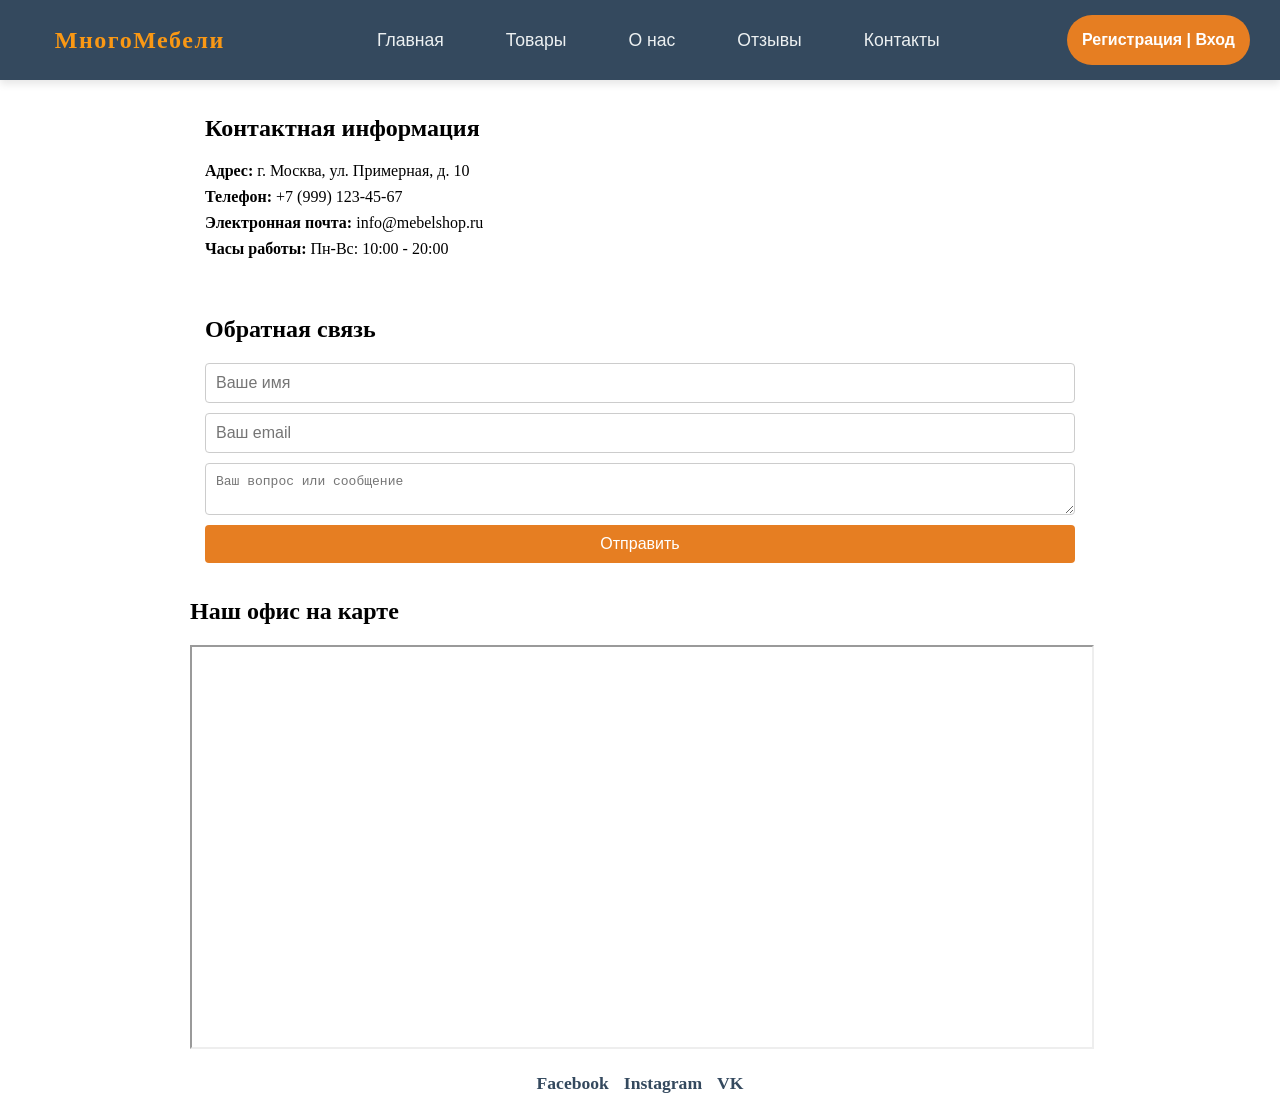
<file: contact.html>
<!DOCTYPE html>
<html lang="ru">
<head>
<meta charset="UTF-8" />
<meta name="viewport" content="width=device-width, initial-scale=1.0" />
<link rel="stylesheet" href="css/contact.css" />
<title>Товары(Мебель)</title>
</head>
<body>
    <div class="pol">
        <div class="logo">
            <span>МногоМебели</span>
        </div>
        <div class="menu">
            <a href="index.html">Главная</a>
            <a href="tovar.html">Товары</a>
            <a href="onac.html">О нас</a>
            <a href="otziv.html">Отзывы</a>
            <a href="contact.html">Контакты</a>
        </div>
        <div class="reg">
           <a href="reg.html">Регистрация | Вход</a>
        </div>
    </div>
  
  <div class="container">

    <section class="contacts">
      <h2>Контактная информация</h2>
      <p><strong>Адрес:</strong> г. Москва, ул. Примерная, д. 10</p>
      <p><strong>Телефон:</strong> +7 (999) 123-45-67</p>
      <p><strong>Электронная почта:</strong> info@mebelshop.ru</p>
      <p><strong>Часы работы:</strong> Пн-Вс: 10:00 - 20:00</p>
    </section>

    <section class="feedback">
      <h2>Обратная связь</h2>
      <form action="#" method="post" name="feedbackForm">
        <input type="text" name="name" placeholder="Ваше имя" required />
        <input type="email" name="email" placeholder="Ваш email" required />
        <textarea name="message" placeholder="Ваш вопрос или сообщение" required></textarea>
        <button type="submit">Отправить</button>
      </form>
    </section>

    <section class="map">
  <h2>Наш офис на карте</h2>
  <iframe
    src="https://www.google.com/maps?q=г.+Москва,+ул.+Примерная,+д.+10&output=embed"
    width="100%"
    height="400"
    allowfullscreen=""
    loading="lazy"
    referrerpolicy="no-referrer-when-downgrade">
  </iframe>  
</section>
  
    <section class="social">
      <a href="https://facebook.com" target="_blank">Facebook</a>
      <a href="https://instagram.com" target="_blank">Instagram</a>
      <a href="https://vk.com" target="_blank">VK</a>
    </section>
  </div>
</body>
</html>
</file>
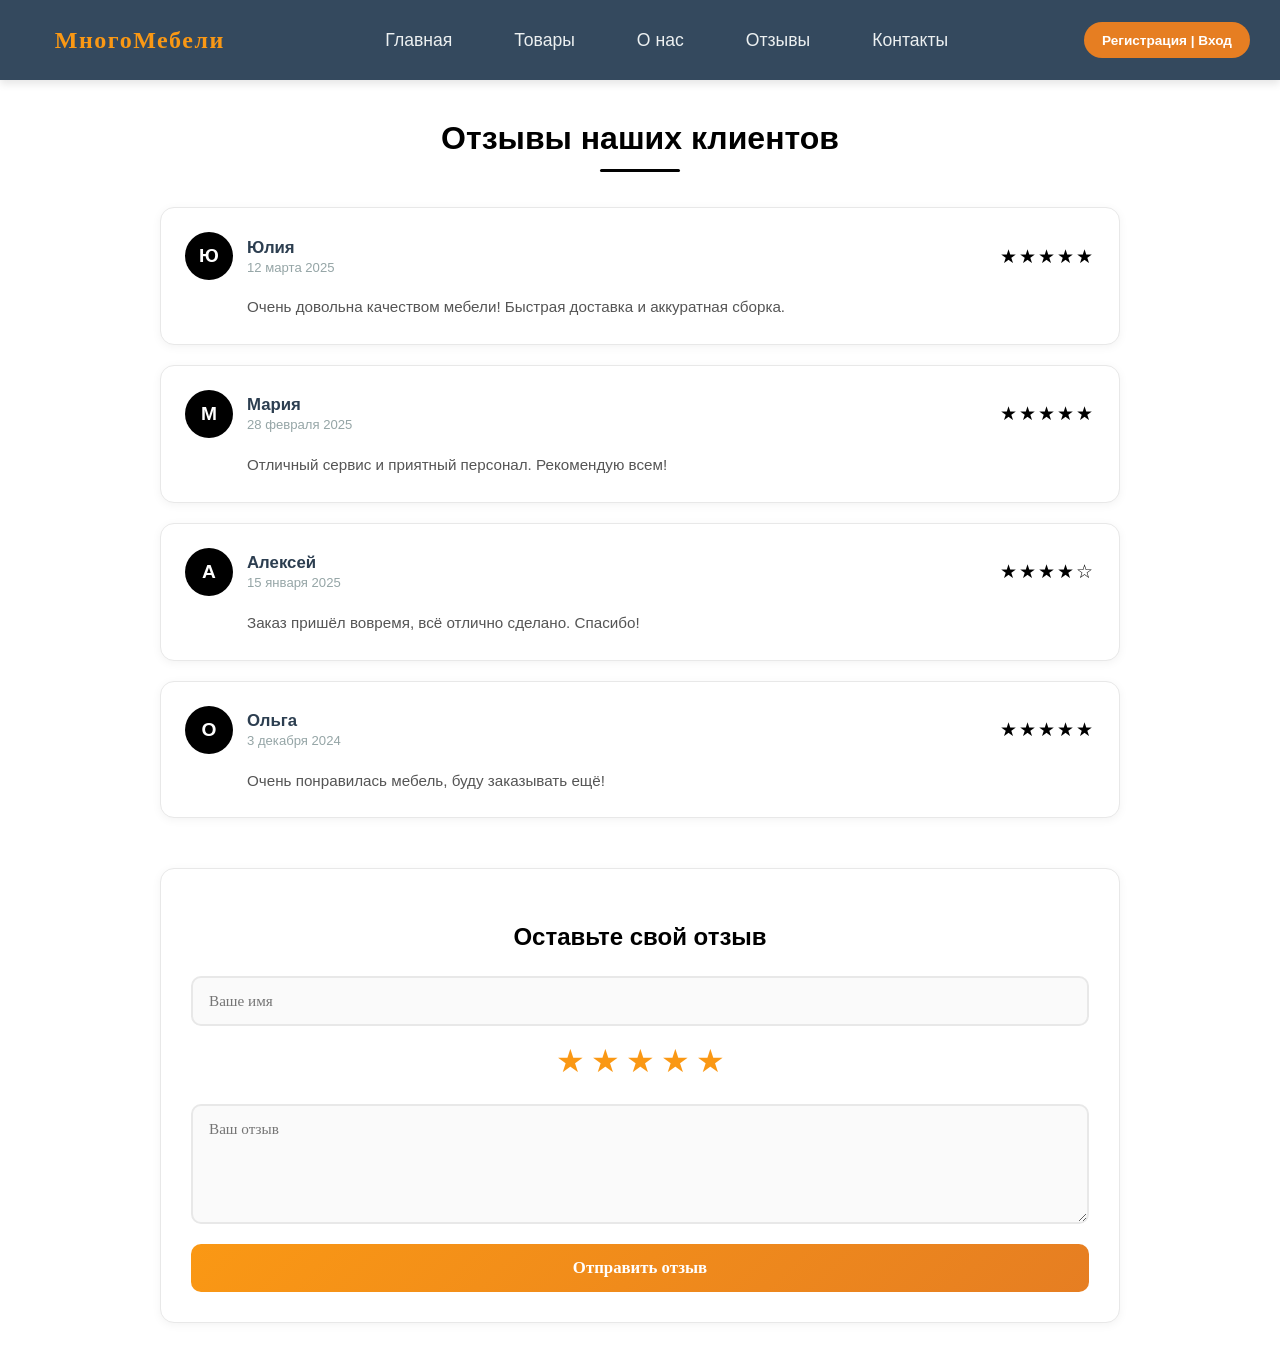
<file: otziv.html>
<!DOCTYPE html>
<html lang="ru">
<head>
<meta charset="UTF-8" />
<meta name="viewport" content="width=device-width, initial-scale=1.0" />
<link rel="stylesheet" href="css/otziv.css" />
<title>Отзывы</title>
</head>
<body>
    <div class="pol">
        <div class="logo">
            <span>МногоМебели</span>
        </div>
        <div class="menu">
            <a href="index.html">Главная</a>
            <a href="tovar.html">Товары</a>
            <a href="onac.html">О нас</a>
            <a href="otziv.html">Отзывы</a>
            <a href="contact.html">Контакты</a>
        </div>
        <div class="reg">
           <a href="reg.html">Регистрация | Вход</a>
        </div>
    </div>

    <section class="reviews-section">
        <h2>Отзывы наших клиентов</h2>

        <div class="reviews-container" id="reviews-container">
            <div class="review">
                <div class="review-header">
                    <div class="review-avatar">Ю</div>
                    <div class="review-info">
                        <span class="review-name">Юлия</span>
                        <span class="review-date">12 марта 2025</span>
                    </div>
                    <div class="review-rating">★★★★★</div>
                </div>
                <p class="review-text">Очень довольна качеством мебели! Быстрая доставка и аккуратная сборка.</p>
            </div>

            <div class="review">
                <div class="review-header">
                    <div class="review-avatar">М</div>
                    <div class="review-info">
                        <span class="review-name">Мария</span>
                        <span class="review-date">28 февраля 2025</span>
                    </div>
                    <div class="review-rating">★★★★★</div>
                </div>
                <p class="review-text">Отличный сервис и приятный персонал. Рекомендую всем!</p>
            </div>

            <div class="review">
                <div class="review-header">
                    <div class="review-avatar">А</div>
                    <div class="review-info">
                        <span class="review-name">Алексей</span>
                        <span class="review-date">15 января 2025</span>
                    </div>
                    <div class="review-rating">★★★★☆</div>
                </div>
                <p class="review-text">Заказ пришёл вовремя, всё отлично сделано. Спасибо!</p>
            </div>

            <div class="review">
                <div class="review-header">
                    <div class="review-avatar">О</div>
                    <div class="review-info">
                        <span class="review-name">Ольга</span>
                        <span class="review-date">3 декабря 2024</span>
                    </div>
                    <div class="review-rating">★★★★★</div>
                </div>
                <p class="review-text">Очень понравилась мебель, буду заказывать ещё!</p>
            </div>
        </div>

        <div class="add-review-form">
            <h3>Оставьте свой отзыв</h3>
            <form id="reviewForm">
                <div class="form-group">
                    <input type="text" id="name" placeholder="Ваше имя" required />
                </div>
                <div class="form-group">
                    <div class="rating-select" id="ratingSelect">
                        <span class="star" data-rating="1">★</span>
                        <span class="star" data-rating="2">★</span>
                        <span class="star" data-rating="3">★</span>
                        <span class="star" data-rating="4">★</span>
                        <span class="star" data-rating="5">★</span>
                    </div>
                    <input type="hidden" id="rating" value="5" />
                </div>
                <div class="form-group">
                    <textarea id="message" rows="4" placeholder="Ваш отзыв" required></textarea>
                </div>
                <button type="submit">Отправить отзыв</button>
            </form>
        </div>
    </section>
    <script src="js/otziv.js"></script>
</body>
</html>
</file>
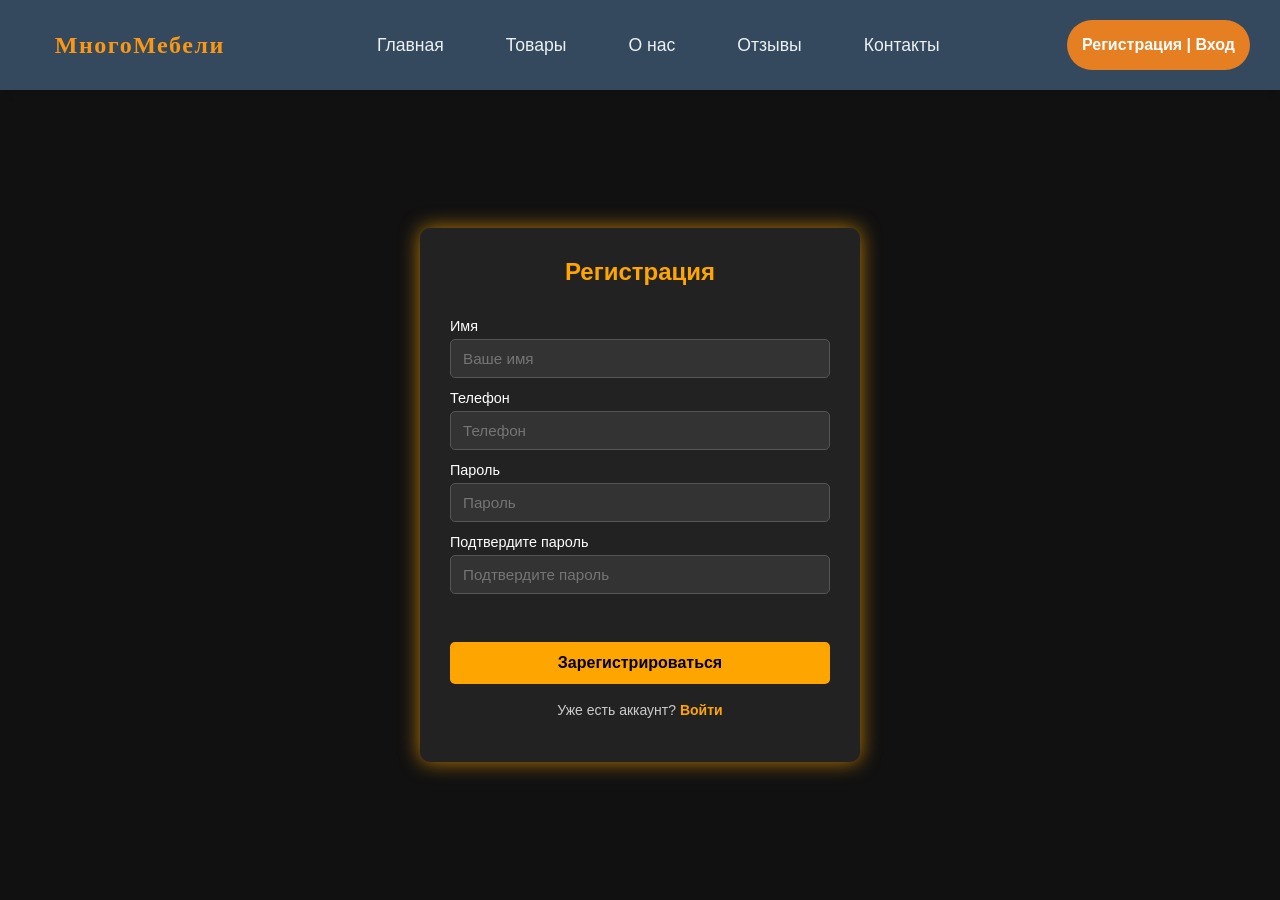
<file: reg.html>
<!DOCTYPE html>
<html lang="ru">
<head>
<meta charset="UTF-8" />
<meta name="viewport" content="width=device-width, initial-scale=1.0" />
<title>Регистрация и вход</title>
<link rel="stylesheet" href="css/reg.css" />
</head>
<body>
      <div class="pol">
        <div class="logo">
            <span>МногоМебели</span>
        </div>
        <div class="menu">
            <a href="index.html">Главная</a>
            <a href="tovar.html">Товары</a>
            <a href="onac.html">О нас</a>
            <a href="otziv.html">Отзывы</a>
            <a href="contact.html">Контакты</a>
            
        </div>
        <div class="reg">
           <a href="reg.html">Регистрация | Вход</a>
        </div>
    </div>

<div class="container">
  <div class="form-wrapper">
    <form id="registerForm" class="form active" novalidate>
      <h2>Регистрация</h2>
      <label>Имя</label>
      <input type="text" id="regName" placeholder="Ваше имя" />

      <label>Телефон</label>
      <input type="text" id="regPhone" placeholder="Телефон" />

      <label>Пароль</label>
      <input type="password" id="regPass" placeholder="Пароль" />

      <label>Подтвердите пароль</label>
      <input type="password" id="regConf" placeholder="Подтвердите пароль" />

      <div id="regErrors"></div>
      <button type="submit">Зарегистрироваться</button>
      <p class="toggle-link">Уже есть аккаунт? <a href="#" id="toLogin">Войти</a></p>
    </form>

    <form id="loginForm" class="form" novalidate>
      <h2>Вход</h2>
      <label>Имя</label>
      <input type="text" id="loginName" placeholder="Ваше имя" />

      <label>Телефон</label>
      <input type="text" id="regPhone" placeholder="Телефон" />

      <label>Пароль</label>
      <input type="password" id="loginPass" placeholder="Пароль" />

      <div id="loginErrors"></div>
      <button type="submit">Войти</button>
      <p class="toggle-link">Нет аккаунта? <a href="#" id="toRegister">Зарегистрироваться</a></p>
    </form>
  </div>
</div>

<script src="js/reg.js"></script>

</body>
</html>
</file>
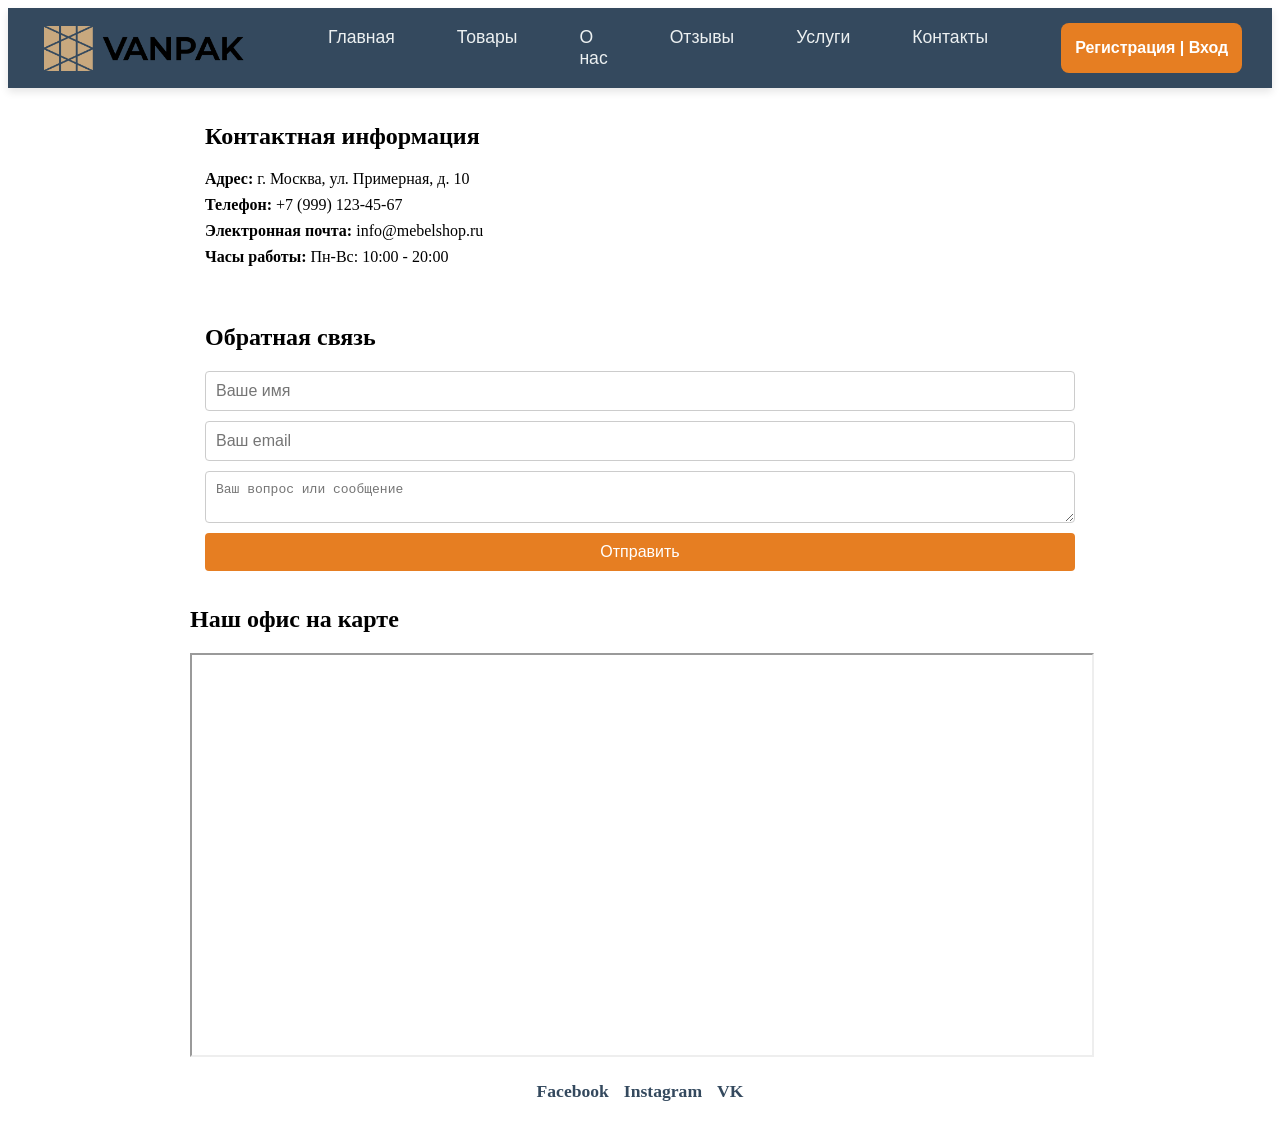
<file: tovarproject/contact.html>
<!DOCTYPE html>
<html lang="ru">
<head>
<meta charset="UTF-8" />
<meta name="viewport" content="width=device-width, initial-scale=1.0" />
<link rel="stylesheet" href="css/contact.css" />
<title>Контакты</title>
</head>
<body>
    <div class="pol">
        <div class="logo">
            <img src="img/opt-logo.png" alt="Логотип" />
        </div>
        <div class="menu">
            <a href="index.html">Главная</a>
            <a href="tovar.html">Товары</a>
            <a href="onac.html">О нас</a>
            <a href="otziv.html">Отзывы</a>
            <a href="uslug.html">Услуги</a>
            <a href="contact.html">Контакты</a>
        </div>  
        <div class="reg">
            Регистрация | Вход
        </div>
    </div>
  
  <div class="container">

    <section class="contacts">
      <h2>Контактная информация</h2>
      <p><strong>Адрес:</strong> г. Москва, ул. Примерная, д. 10</p>
      <p><strong>Телефон:</strong> +7 (999) 123-45-67</p>
      <p><strong>Электронная почта:</strong> info@mebelshop.ru</p>
      <p><strong>Часы работы:</strong> Пн-Вс: 10:00 - 20:00</p>
    </section>

    <section class="feedback">
      <h2>Обратная связь</h2>
      <form action="#" method="post" name="feedbackForm">
        <input type="text" name="name" placeholder="Ваше имя" required />
        <input type="email" name="email" placeholder="Ваш email" required />
        <textarea name="message" placeholder="Ваш вопрос или сообщение" required></textarea>
        <button type="submit">Отправить</button>
      </form>
    </section>

    <section class="map">
  <h2>Наш офис на карте</h2>
  <iframe
    src="https://www.google.com/maps?q=г.+Москва,+ул.+Примерная,+д.+10&output=embed"
    width="100%"
    height="400"
    allowfullscreen=""
    loading="lazy"
    referrerpolicy="no-referrer-when-downgrade">
  </iframe>  
</section>
  
    <section class="social">
      <a href="https://facebook.com" target="_blank">Facebook</a>
      <a href="https://instagram.com" target="_blank">Instagram</a>
      <a href="https://vk.com" target="_blank">VK</a>
    </section>
  </div>
</body>
</html>
</file>
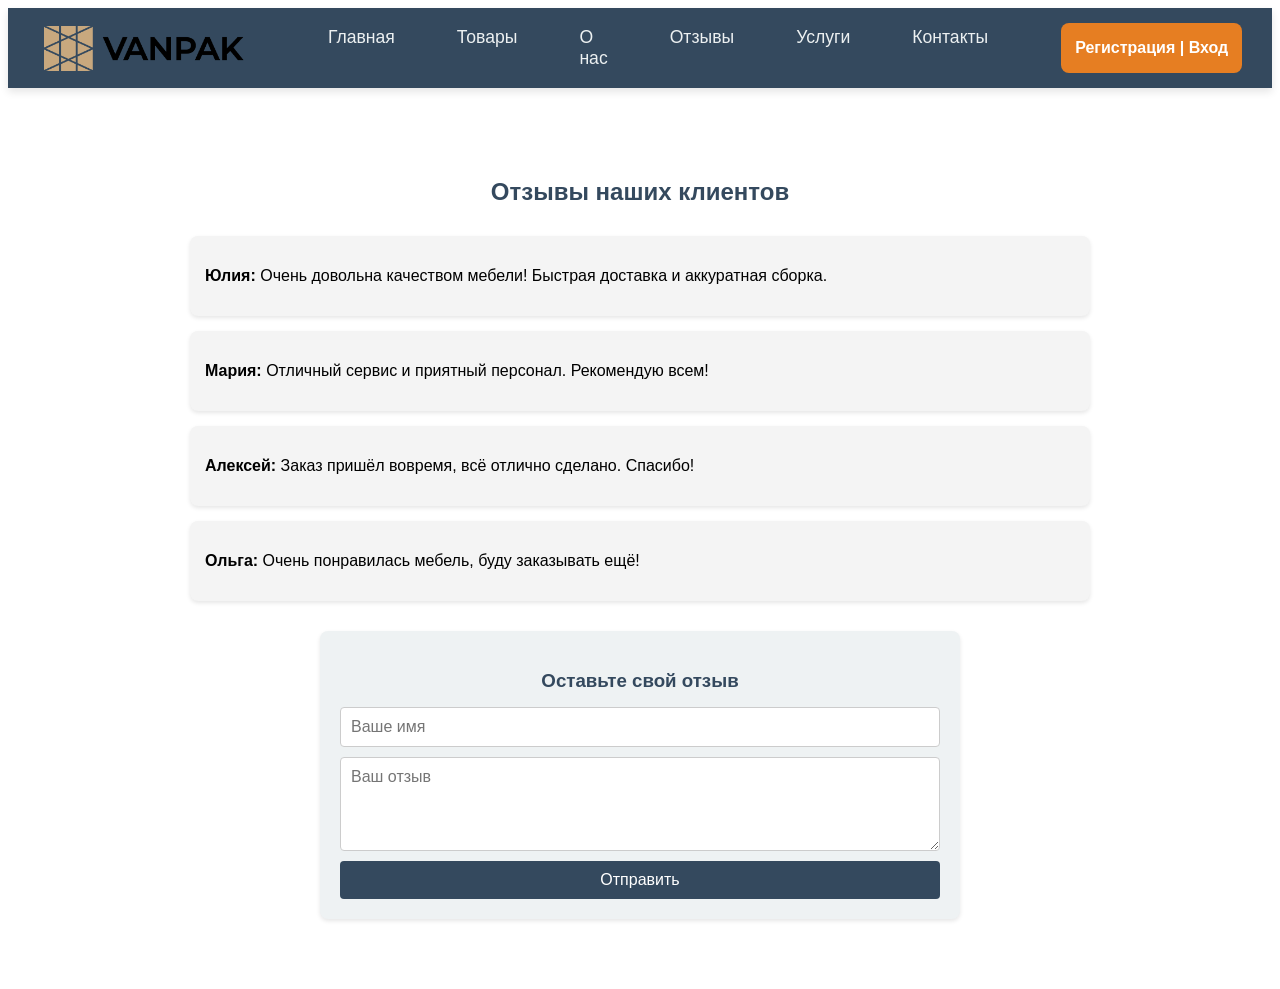
<file: tovarproject/otziv.html>
<!DOCTYPE html>
<html lang="ru">
<head>
<meta charset="UTF-8" />
<meta name="viewport" content="width=device-width, initial-scale=1.0" />
<link rel="stylesheet" href="css/otziv.css" />
<title>Отзывы</title>
</head>
<body>
    <div class="pol">
        <div class="logo">
            <img src="img/opt-logo.png" alt="Логотип" />
        </div>
        <div class="menu">
            <a href="file:///C:/tovarproject/index.html">Главная</a>
            <a href="file:///C:/tovarproject/tovar.html">Товары</a>
            <a href="file:///C:/tovarproject/onac.html">О нас</a>
            <a href="file:///C:/tovarproject/otziv.html">Отзывы</a>
            <a href="file:///C:/tovarproject/uslug.html">Услуги</a>
            <a href="file:///C:/tovarproject/contact.html">Контакты</a>
        </div>
        <div class="reg">
            Регистрация | Вход
        </div>
    </div>

    <!-- Основной блок отзывов -->
    <section class="reviews-section">
        <h2>Отзывы наших клиентов</h2>
        <div class="reviews-container" id="reviews-container">
            <!-- Отзывы добавляйте сюда вручную -->
            <div class="review">
                <p><strong>Юлия:</strong> Очень довольна качеством мебели! Быстрая доставка и аккуратная сборка.</p>
            </div>
            <div class="review">
                <p><strong>Мария:</strong> Отличный сервис и приятный персонал. Рекомендую всем!</p>
            </div>
            <div class="review">
                <p><strong>Алексей:</strong> Заказ пришёл вовремя, всё отлично сделано. Спасибо!</p>
            </div>
            <div class="review">
                <p><strong>Ольга:</strong> Очень понравилась мебель, буду заказывать ещё!</p>
            </div>
        </div>

        <!-- Форма для добавления нового отзыва -->
        <div class="add-review-form">
            <h3>Оставьте свой отзыв</h3>
            <form id="reviewForm">
                <input type="text" id="name" placeholder="Ваше имя" required />
                <textarea id="message" rows="4" placeholder="Ваш отзыв" required></textarea>
                <button type="submit">Отправить</button>
            </form>
        </div>
    </section>
    <script src="js/script.js"></script>
</body>
</html>
</file>
<file: css/contact.css>
body, html {
  margin: 0;
  padding: 0;
}

.pol {
  width: 100%;
  height: 80px;
  display: flex;
  align-items: center;
  justify-content: space-between;
  background-color: #34495e; 
  padding: 0 30px;
  box-shadow: 0 4px 8px rgba(0,0,0,0.1);
  box-sizing: border-box;
  font-family: 'Arial', sans-serif;
}

.logo {
  width: 18%;
  display: flex;
  align-items: center;
  justify-content: center;
}
.logo span {
  font-size: 1.5em;
  font-weight: 700;
  color: #fa9814;
  white-space: nowrap;
  letter-spacing: 1.5px;
  font-family: 'Georgia', 'Times New Roman', serif;
}

.menu {
  width: 50%;
  display: flex;
  justify-content: center;
  gap: 32px;
}

.menu a {
  text-decoration: none;
  color: #ecf0f1; 
  font-size: 1.1em;
  padding: 8px 15px;
  border-radius: 5px;
  transition: background-color 0.3s, color 0.3s;
}

.menu a:hover {
  background-color: #2c3e50;
  color: #fff;
}

.reg {
  width: 15%;
  height: 50px;
  background-color: #e67e22;
  display: flex;
  align-items: center;
  justify-content: center;
  border-radius: 25px;
  cursor: pointer;
  transition: background-color 0.3s;
}

.reg a {
  text-decoration: none;
  color: white;
  font-weight: bold;
  display: block;
  width: 100%;
  height: 100%;
  display: flex;
  align-items: center;
  justify-content: center;
}

.reg:hover {
  background-color: #d35400;
}

.container {
  max-width: 900px;
  margin: 20px auto;
  padding: 0 20px;
}

.contacts {
  background: #fff;
  padding: 15px;
  border-radius: 8px;
  margin-bottom: 20px;
}

.contacts h2 {
  margin-top: 0;
}

.contacts p {
  margin: 8px 0;
}

.feedback {
  background: #fff;
  padding: 15px;
  border-radius: 8px;
  margin-bottom: 20px;
}

.feedback h2 {
  margin-top: 0;
}

.feedback form {
  display: flex;
  flex-direction: column;
}

.feedback input,
.feedback textarea {
  width: 100%;
  padding: 10px;
  margin-bottom: 10px;
  border: 1px solid #ccc;
  border-radius: 4px;
  font-size: 1em;
  box-sizing: border-box;
}

.feedback button {
  padding: 10px 20px;
  background-color: #e67e22;
  color: #fff;
  border: none;
  border-radius: 4px;
  cursor: pointer;
  font-size: 1em;
  transition: background-color 0.3s;
}

.feedback button:hover {
  background-color: #d35400;
}

.social {
  display: flex;
  gap: 15px;
  justify-content: center;
  margin-top: 20px;
}

.social a {
  text-decoration: none;
  color: #34495e;
  font-weight: bold;
  font-size: 1.1em;
  transition: color 0.3s;
}

.social a:hover {
  color: #e67e22;
}

/* ===== АДАПТИВНЫЕ СТИЛИ ===== */

/* Планшеты (до 1024px) */
@media (max-width: 1024px) {
  .menu {
    width: 60%;
    gap: 20px;
  }

  .menu a {
    font-size: 1em;
    padding: 6px 10px;
  }

  .container {
    max-width: 700px;
  }
}

/* Мобильные (до 768px) */
@media (max-width: 768px) {
  .pol {
    flex-direction: column;
    height: auto;
    padding: 15px 20px;
    gap: 10px;
  }

  .logo {
    width: auto;
    margin-bottom: 5px;
  }

  .logo span {
    font-size: 1.1em;
  }

  .menu {
    width: 100%;
    flex-direction: column;
    gap: 8px;
    align-items: center;
  }

  .menu a {
    font-size: 0.9em;
    padding: 8px 12px;
    width: 100%;
    text-align: center;
  }

  .reg {
    width: 100%;
    margin-top: 5px;
  }

  .reg a {
    font-size: 0.9em;
  }

  .container {
    max-width: 100%;
    padding: 0 15px;
  }

  .contacts,
  .feedback {
    padding: 20px 15px;
  }

  .contacts h2,
  .feedback h2 {
    font-size: 1.5em;
  }

  .feedback input,
  .feedback textarea {
    font-size: 0.9em;
    padding: 8px;
  }

  .feedback button {
    font-size: 0.9em;
    padding: 10px 15px;
  }

  .social {
    flex-direction: column;
    align-items: center;
    gap: 10px;
  }

  .social a {
    font-size: 1em;
  }
}

/* Маленькие мобильные (до 480px) */
@media (max-width: 480px) {
  .pol {
    padding: 10px 15px;
  }

  .logo span {
    font-size: 0.95em;
  }

  .menu a {
    font-size: 0.85em;
    padding: 6px 10px;
  }

  .reg {
    height: 40px;
    font-size: 0.9em;
  }

  .reg a {
    font-size: 0.85em;
  }

  .container {
    padding: 0 10px;
  }

  .contacts,
  .feedback {
    padding: 15px 10px;
  }

  .contacts h2,
  .feedback h2 {
    font-size: 1.3em;
  }

  .feedback input,
  .feedback textarea {
    font-size: 0.85em;
    padding: 6px;
  }

  .feedback button {
    font-size: 0.85em;
    padding: 8px 12px;
  }

  .social a {
    font-size: 0.9em;
  }
}
</file>
<file: css/otziv.css>
body {
  margin: 0;
  font-family: sans-serif;
  color: #34495e;
}

/* ===== ШАПКА ===== */
.pol {
  width: 100%;
  height: 80px;
  display: flex;
  align-items: center;
  justify-content: space-between;
  background-color: #34495e;
  padding: 0 30px;
  box-shadow: 0 4px 8px rgba(0,0,0,0.1);
  box-sizing: border-box;
}

.logo {
  width: 18%;
  display: flex;
  align-items: center;
  justify-content: center;
}
.logo span {
  font-size: 1.5em;
  font-weight: 700;
  color: #fa9814;
  white-space: nowrap;
  letter-spacing: 1.5px;
  font-family: 'Georgia', 'Times New Roman', serif;
}

.menu {
  width: 50%;
  display: flex;
  justify-content: center;
  gap: 32px;
}

.menu a {
  text-decoration: none;
  color: #ecf0f1;
  font-size: 1.1em;
  padding: 8px 15px;
  border-radius: 5px;
  transition: background-color 0.3s, color 0.3s;
}


.reg {
  width: auto;
  height: 36px;
  background-color: #e67e22;
  display: flex;
  align-items: center;
  justify-content: center;
  border-radius: 25px;
  cursor: pointer;
  transition: background-color 0.3s;
  padding: 0 18px;
  font-size: 0.85em;
}

.reg a {
  text-decoration: none;
  color: white;
  font-weight: bold;
  display: flex;
  align-items: center;
  justify-content: center;
  white-space: nowrap;
}

.reg:hover {
  background-color: #d35400;
}

/* ===== ОТЗЫВЫ ===== */
.reviews-section {
  max-width: 960px;
  margin: 40px auto;
  padding: 0 20px;
}

.reviews-section h2 {
  text-align: center;
  margin-bottom: 35px;
  color: #000000;
  font-size: 32px;
  font-weight: 700;
  position: relative;
}

.reviews-section h2::after {
  content: '';
  display: block;
  width: 80px;
  height: 3px;
  background: #020202;
  margin: 12px auto 0;
  border-radius: 2px;
}

.reviews-container {
  display: flex;
  flex-direction: column;
  gap: 20px;
  margin-bottom: 50px;
}

/* Карточка отзыва */
.review {
  background: #fff;
  padding: 24px;
  border-radius: 14px;
  border: 1px solid #e8e8e8;
  box-shadow: 0 2px 10px rgba(0,0,0,0.05);
  transition: transform 0.3s, box-shadow 0.3s;
}

.review:hover {
  transform: translateY(-3px);
  box-shadow: 0 6px 20px rgba(250, 152, 20, 0.12);
}

.review-header {
  display: flex;
  align-items: center;
  gap: 14px;
  margin-bottom: 14px;
}

.review-avatar {
  width: 48px;
  height: 48px;
  border-radius: 50%;
  background: linear-gradient(135deg, #000000, #000000);
  color: #fff;
  display: flex;
  align-items: center;
  justify-content: center;
  font-size: 1.2em;
  font-weight: 700;
  flex-shrink: 0;
}

.review-info {
  flex: 1;
  display: flex;
  flex-direction: column;
  gap: 2px;
}

.review-name {
  font-weight: 700;
  font-size: 1.05em;
  color: #2c3e50;
}

.review-date {
  color: #95a5a6;
  font-size: 0.82em;
}

.review-rating {
  color: #000000;
  font-size: 1.2em;
  letter-spacing: 2px;
  flex-shrink: 0;
}

.review-text {
  color: #555;
  line-height: 1.7;
  font-size: 0.95em;
  margin: 0;
  padding-left: 62px;
}

/* ===== ФОРМА ===== */
.add-review-form {
  background: #fff;
  padding: 30px;
  border-radius: 14px;
  border: 1px solid #e8e8e8;
  box-shadow: 0 2px 10px rgba(0,0,0,0.05);
}

.add-review-form h3 {
  text-align: center;
  margin-bottom: 25px;
  color: #000000;
  font-size: 24px;
  font-weight: 700;
}

#reviewForm {
  display: flex;
  flex-direction: column;
  gap: 16px;
}

.form-group {
  width: 100%;
}

#reviewForm input[type="text"],
#reviewForm textarea {
  width: 100%;
  padding: 14px 16px;
  border: 2px solid #e8e8e8;
  border-radius: 10px;
  font-family: 'Georgia', 'Times New Roman', serif;
  font-size: 0.95em;
  color: #34495e;
  box-sizing: border-box;
  transition: border-color 0.3s, box-shadow 0.3s;
  background: #fafafa;
}

#reviewForm input[type="text"]:focus,
#reviewForm textarea:focus {
  outline: none;
  border-color: #fa9814;
  box-shadow: 0 0 0 3px rgba(250, 152, 20, 0.1);
  background: #fff;
}

#reviewForm textarea {
  min-height: 120px;
  resize: vertical;
}

/* Звёзды рейтинга */
.rating-select {
  display: flex;
  justify-content: center;
  gap: 6px;
  margin-bottom: 8px;
}

.rating-select .star {
  font-size: 2em;
  color: #fa9814;
  cursor: pointer;
  transition: transform 0.2s, color 0.2s;
  user-select: none;
}

.rating-select .star:hover {
  transform: scale(1.2);
}

.rating-select .star.dimmed {
  color: #ddd;
}

#reviewForm button {
  padding: 14px;
  background: linear-gradient(135deg, #fa9814, #e67e22);
  color: #fff;
  border: none;
  border-radius: 10px;
  cursor: pointer;
  font-size: 1.05em;
  font-weight: 700;
  font-family: 'Georgia', 'Times New Roman', serif;
  transition: transform 0.2s, box-shadow 0.3s;
}

#reviewForm button:hover {
  transform: translateY(-2px);
  box-shadow: 0 6px 16px rgba(250, 152, 20, 0.35);
}

#reviewForm button:active {
  transform: translateY(0);
}

/* ===== АДАПТИВ: ПЛАНШЕТЫ ===== */
@media (max-width: 1024px) {
  .menu {
    width: 60%;
    gap: 20px;
  }

  .menu a {
    font-size: 1em;
    padding: 6px 10px;
  }

  .reviews-section {
    max-width: 800px;
  }

  .reviews-section h2 {
    font-size: 28px;
  }

  .review-avatar {
    width: 42px;
    height: 42px;
    font-size: 1.1em;
  }

  .review-text {
    padding-left: 56px;
  }
}

/* ===== АДАПТИВ: МОБИЛЬНЫЕ ===== */
@media (max-width: 768px) {
  .pol {
    flex-direction: column;
    height: auto;
    padding: 15px 20px;
    gap: 10px;
  }

  .logo {
    width: auto;
    margin-bottom: 5px;
  }

  .logo span {
    font-size: 1.1em;
  }

  .menu {
    width: 100%;
    flex-direction: column;
    gap: 8px;
    align-items: center;
  }

  .menu a {
    font-size: 0.9em;
    padding: 8px 12px;
    width: 100%;
    text-align: center;
  }

  .reg {
    width: 100%;
    margin-top: 5px;
  }

  .reviews-section {
    margin: 25px auto;
    padding: 0 15px;
  }

  .reviews-section h2 {
    font-size: 24px;
    margin-bottom: 25px;
  }

  .review {
    padding: 18px;
  }

  .review-header {
    flex-wrap: wrap;
    gap: 10px;
  }

  .review-avatar {
    width: 40px;
    height: 40px;
    font-size: 1em;
  }

  .review-text {
    padding-left: 0;
  }

  .review-rating {
    font-size: 1.1em;
  }

  .add-review-form {
    padding: 22px 18px;
  }

  .add-review-form h3 {
    font-size: 20px;
  }

  #reviewForm input[type="text"],
  #reviewForm textarea {
    padding: 12px 14px;
    font-size: 0.9em;
  }

  .rating-select .star {
    font-size: 1.7em;
  }

  #reviewForm button {
    padding: 12px;
    font-size: 0.95em;
  }
}

/* ===== АДАПТИВ: МАЛЕНЬКИЕ МОБИЛЬНЫЕ ===== */
@media (max-width: 480px) {
  .pol {
    padding: 10px 15px;
  }

  .logo span {
    font-size: 0.95em;
  }

  .menu a {
    font-size: 0.85em;
    padding: 6px 10px;
  }

  .reg {
    height: 40px;
    font-size: 0.85em;
  }

  .reviews-section {
    margin: 20px auto;
    padding: 0 10px;
  }

  .reviews-section h2 {
    font-size: 20px;
    margin-bottom: 20px;
  }

  .review {
    padding: 14px;
  }

  .review-avatar {
    width: 36px;
    height: 36px;
    font-size: 0.9em;
  }

  .review-name {
    font-size: 0.95em;
  }

  .review-date {
    font-size: 0.75em;
  }

  .review-text {
    font-size: 0.88em;
    line-height: 1.5;
  }

  .review-rating {
    font-size: 1em;
  }

  .add-review-form {
    padding: 18px 14px;
  }

  .add-review-form h3 {
    font-size: 18px;
    margin-bottom: 18px;
  }

  #reviewForm input[type="text"],
  #reviewForm textarea {
    padding: 10px 12px;
    font-size: 0.85em;
    border-radius: 8px;
  }

  .rating-select .star {
    font-size: 1.5em;
  }

  #reviewForm button {
    padding: 12px;
    font-size: 0.9em;
    border-radius: 8px;
  }
}
</file>
<file: css/reg.css>
body, html {
  margin: 0;
  padding: 0;
  background-color: #111;
  color: #fff;
  font-family: 'Arial', sans-serif;
}

.pol {
  width: 100%;
  height: 90px;
  display: flex;
  align-items: center;
  justify-content: space-between;
  background-color: #34495e;
  padding: 0 30px;
  box-shadow: 0 4px 8px rgba(0,0,0,0.1);
  box-sizing: border-box;
  font-family: 'Arial', sans-serif;
}

.logo {
  width: 18%;
  display: flex;
  align-items: center;
  justify-content: center;
}
.logo span {
  font-size: 1.5em;
  font-weight: 700;
  color: #fa9814;
  white-space: nowrap;
  letter-spacing: 1.5px;
  font-family: 'Georgia', 'Times New Roman', serif;
}

.menu {
  width: 50%;
  display: flex;
  justify-content: center;
  gap: 32px;
}

.menu a {
  text-decoration: none;
  color: #ecf0f1;
  font-size: 1.1em;
  padding: 8px 15px;
  border-radius: 5px;
  transition: background-color 0.3s, color 0.3s;
}

.reg {
  width: 15%;
  height: 50px;
  background-color: #e67e22;
  display: flex;
  align-items: center;
  justify-content: center;
  border-radius: 25px;
  cursor: pointer;
  transition: background-color 0.3s;
}

.reg a {
  text-decoration: none;
  color: white;
  font-weight: bold;
  display: flex;
  align-items: center;
  justify-content: center;
  width: 100%;
  height: 100%;
}

.reg:hover {
  background-color: #d35400;
}

.container {
  display: flex;
  justify-content: center;
  align-items: center;
  min-height: calc(100vh - 90px);
  width: 100%;
  padding: 40px 20px;
  box-sizing: border-box;
}

.form-wrapper {
  background-color: #222;
  padding: 30px;
  border-radius: 10px;
  width: 380px;
  max-width: 100%;
  box-shadow: 0 0 20px rgba(255, 165, 0, 0.7);
}

.form {
  display: none;
  flex-direction: column;
}

.form.active {
  display: flex;
}

h2 {
  color: orange;
  text-align: center;
  margin: 0 0 20px 0;
}

label {
  display: block;
  margin-top: 12px;
  color: #fff;
  font-size: 0.9em;
}

input {
  width: 100%;
  padding: 10px 12px;
  margin-top: 5px;
  border: 1px solid #555;
  border-radius: 5px;
  background-color: #333;
  color: #fff;
  box-sizing: border-box;
  font-size: 0.95em;
}

input:focus {
  outline: none;
  border-color: orange;
  box-shadow: 0 0 4px rgba(255, 165, 0, 0.4);
}

button {
  width: 100%;
  padding: 12px;
  margin-top: 18px;
  background-color: orange;
  color: #000;
  border: none;
  border-radius: 5px;
  font-size: 16px;
  font-weight: 700;
  cursor: pointer;
  transition: background-color 0.3s;
}

button:hover {
  background-color: #ffb347;
}

#regErrors, #loginErrors {
  color: #ff6b6b;
  margin-top: 12px;
  font-size: 13px;
  min-height: 18px;
}

.toggle-link {
  text-align: center;
  margin-top: 18px;
  font-size: 14px;
  color: #ccc;
}

.toggle-link a {
  color: orange;
  text-decoration: none;
  font-weight: bold;
}

.toggle-link a:hover {
  text-decoration: underline;
}

/* ===== АДАПТИВНЫЕ СТИЛИ ===== */

/* Планшеты (до 1024px) */
@media (max-width: 1024px) {
  .menu {
    width: 60%;
    gap: 20px;
  }

  .menu a {
    font-size: 1em;
    padding: 6px 10px;
  }

  .form-wrapper {
    width: 360px;
    padding: 28px;
  }
}

/* Мобильные (до 768px) */
@media (max-width: 768px) {
  .pol {
    flex-direction: column;
    height: auto;
    padding: 15px 20px;
    gap: 10px;
  }

  .logo {
    width: auto;
    margin-bottom: 5px;
  }

  .logo span {
    font-size: 1.1em;
  }

  .menu {
    width: 100%;
    flex-direction: column;
    gap: 8px;
    align-items: center;
  }

  .menu a {
    font-size: 0.9em;
    padding: 8px 12px;
    width: 100%;
    text-align: center;
  }

  .reg {
    width: 100%;
    margin-top: 5px;
  }

  .container {
    min-height: auto;
    padding: 30px 20px;
  }

  .form-wrapper {
    width: 100%;
    max-width: 380px;
    padding: 24px 20px;
  }

  h2 {
    font-size: 1.4em;
  }

  label {
    font-size: 0.85em;
  }

  input {
    font-size: 0.9em;
    padding: 10px;
  }

  button {
    font-size: 15px;
    padding: 12px;
  }

  .toggle-link {
    font-size: 13px;
  }
}

/* Маленькие мобильные (до 480px) */
@media (max-width: 480px) {
  .pol {
    padding: 10px 15px;
  }

  .logo span {
    font-size: 0.95em;
  }

  .menu a {
    font-size: 0.85em;
    padding: 6px 10px;
  }

  .reg {
    height: 40px;
    font-size: 0.9em;
  }

  .container {
    padding: 20px 15px;
  }

  .form-wrapper {
    padding: 20px 16px;
  }

  h2 {
    font-size: 1.25em;
    margin-bottom: 16px;
  }

  label {
    font-size: 0.82em;
    margin-top: 10px;
  }

  input {
    font-size: 0.85em;
    padding: 9px 10px;
  }

  button {
    font-size: 14px;
    padding: 11px;
    margin-top: 15px;
  }

  .toggle-link {
    font-size: 12px;
    margin-top: 15px;
  }

  #regErrors, #loginErrors {
    font-size: 12px;
  }
}
</file>
<file: tovarproject/css/contact.css>
.pol {
  width: 100%;
  height: 80px;
  display: flex;
  align-items: center;
  justify-content: space-between;
  background-color: #34495e; 
  padding: 0 30px;
  box-shadow: 0 4px 8px rgba(0,0,0,0.1);
  box-sizing: border-box;
  font-family: 'Arial', sans-serif;
}

.logo {
  width: 18%;  
  display: flex;
  align-items: center;
  justify-content: center;
}
.logo img {
  height: 45px; 
}

.menu {
  width: 50%;
  display: flex;
  justify-content: center;
  gap: 32px;
}

.menu a {
  text-decoration: none;
  color: #ecf0f1; 
  font-size: 1.1em;
  padding: 8px 15px;
  border-radius: 5px;
  transition: background-color 0.3s, color 0.3s;
}

.menu a:hover {
  background-color: #2c3e50;
  color: #fff;
}

.reg {
  width: 15%;
  height: 50px;
  background-color: #e67e22; 
  display: flex;
  align-items: center;
  justify-content: center;
  color: white;
  font-weight: bold;
  border-radius: 8px;
  cursor: pointer;
  transition: background-color 0.3s;
}

.reg:hover {
  background-color: #d35400;
}

.container {
  max-width: 900px;
  margin: 20px auto;
  padding: 0 20px;
}

.contacts {
  background: #fff;
  padding: 15px;
  border-radius: 8px;
  margin-bottom: 20px;
}

.contacts h2 {
  margin-top: 0;
}

.contacts p {
  margin: 8px 0;
}

.feedback {
  background: #fff;
  padding: 15px;
  border-radius: 8px;
  margin-bottom: 20px;
}

.feedback h2 {
  margin-top: 0;
}

.feedback form {
  display: flex;
  flex-direction: column;
}

.feedback input,
.feedback textarea {
  width: 100%;
  padding: 10px;
  margin-bottom: 10px;
  border: 1px solid #ccc;
  border-radius: 4px;
  font-size: 1em;
  box-sizing: border-box;
}

.feedback button {
  padding: 10px 20px;
  background-color: #e67e22;
  color: #fff;
  border: none;
  border-radius: 4px;
  cursor: pointer;
  font-size: 1em;
  transition: background-color 0.3s;
}

.feedback button:hover {
  background-color: #d35400;
}

.social {
  display: flex;
  gap: 15px;
  justify-content: center;
  margin-top: 20px;
}

.social a {
  text-decoration: none;
  color: #34495e;
  font-weight: bold;
  font-size: 1.1em;
  transition: color 0.3s;
}
</file>
<file: tovarproject/css/otziv.css>
.pol {
  width: 100%;
  height: 80px;
  display: flex;
  align-items: center;
  justify-content: space-between;
  background-color: #34495e; 
  padding: 0 30px;
  box-shadow: 0 4px 8px rgba(0,0,0,0.1);
  box-sizing: border-box;
  font-family: 'Arial', sans-serif;
}

.logo {
  width: 18%;  
  display: flex;
  align-items: center;
  justify-content: center;
}
.logo img {
  height: 45px; 
}

.menu {
  width: 50%;
  display: flex;
  justify-content: center;
  gap: 32px;
}

.menu a {
  text-decoration: none;
  color: #ecf0f1; 
  font-size: 1.1em;
  padding: 8px 15px;
  border-radius: 5px;
  transition: background-color 0.3s, color 0.3s;
}

.menu a:hover {
  background-color: #2c3e50;
  color: #fff;
}

.reg {
  width: 15%;
  height: 50px;
  background-color: #e67e22; 
  display: flex;
  align-items: center;
  justify-content: center;
  color: white;
  font-weight: bold;
  border-radius: 8px;
  cursor: pointer;
  transition: background-color 0.3s;
}

.reg:hover {
  background-color: #d35400;
}

.reviews-section {
  max-width: 900px;
  margin: 50px auto;
  padding: 20px;
  font-family: 'Arial', sans-serif;
}

.reviews-section h2 {
  text-align: center;
  margin-bottom: 30px;
  color: #34495e;
}

.reviews-container {
  display: flex;
  flex-direction: column;
  gap: 15px;
}

.review {
  background-color: #f4f4f4;
  padding: 15px;
  border-radius: 8px;
  box-shadow: 0 2px 4px rgba(0,0,0,0.1);
}

.add-review-form {
  margin-top: 30px;
  padding: 20px;
  background-color: #eef2f3;
  border-radius: 8px;
  box-shadow: 0 2px 4px rgba(0,0,0,0.1);
  max-width: 600px;
  margin-left: auto;
  margin-right: auto;
}

.add-review-form h3 {
  text-align: center;
  margin-bottom: 15px;
  color: #34495e;
}

#reviewForm {
  display: flex;
  flex-direction: column;
  gap: 10px;
}

#reviewForm input[type="text"],
#reviewForm textarea {
  padding: 10px;
  border: 1px solid #ccc;
  border-radius: 4px;
  font-family: 'Arial', sans-serif;
  font-size: 1em;
  width: 100%;
  box-sizing: border-box;
}

#reviewForm button {
  padding: 10px 20px;
  background-color: #34495e;
  color: #fff;
  border: none;
  border-radius: 4px;
  cursor: pointer;
  font-size: 1em;
  transition: background-color 0.3s;
}

#reviewForm button:hover {
  background-color: #2c3e50;
}
</file>
